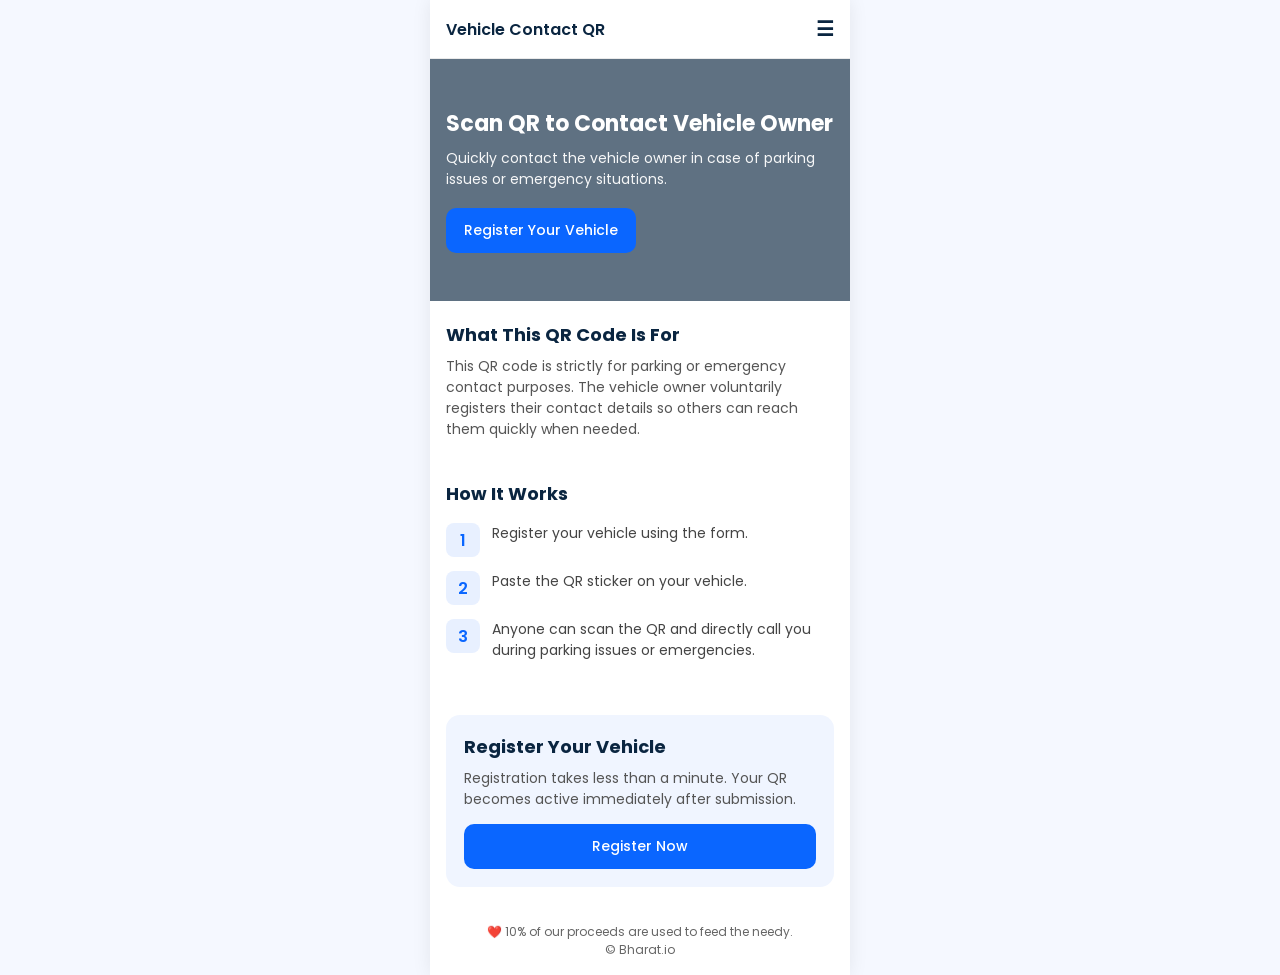
<file: index.html>
<!DOCTYPE html>
<html lang="en">
<head>
  <meta charset="UTF-8" />
  <meta name="viewport" content="width=device-width, initial-scale=1.0"/>

  <title>Bharat.io – Vehicle Contact QR</title>

  <!-- Google Font -->
  <link href="https://fonts.googleapis.com/css2?family=Poppins:wght@400;500;600&display=swap" rel="stylesheet">

  <style>
    /* ======================
       GLOBAL
    ====================== */
    * {
      margin: 0;
      padding: 0;
      box-sizing: border-box;
      font-family: 'Poppins', sans-serif;
    }

    body {
      background: #f5f8ff;
      color: #0a2540;
    }

    .app {
      max-width: 420px;
      margin: auto;
      background: #ffffff;
      min-height: 100vh;
      box-shadow: 0 0 18px rgba(0,0,0,0.08);
      display: flex;
      flex-direction: column;
    }

    /* ======================
       HEADER
    ====================== */
    header {
      padding: 14px 16px;
      border-bottom: 1px solid #eaeaea;
      display: flex;
      justify-content: space-between;
      align-items: center;
      font-weight: 600;
      font-size: 16px;
    }

    .menu {
      font-size: 20px;
      cursor: pointer;
    }

    /* ======================
       HERO
    ====================== */
    .hero {
      position: relative;
      padding: 48px 16px;
      color: #ffffff;
      background: url("https://images.unsplash.com/photo-1493238792000-8113da705763") center/cover no-repeat;
    }

    .hero::after {
      content: "";
      position: absolute;
      inset: 0;
      background: rgba(10,37,64,0.65);
    }

    .hero-content {
      position: relative;
      z-index: 1;
    }

    .hero h1 {
      font-size: 22px;
      margin-bottom: 8px;
    }

    .hero p {
      font-size: 14px;
      opacity: 0.95;
      margin-bottom: 18px;
      line-height: 1.5;
    }

    .btn {
      display: inline-block;
      padding: 12px 18px;
      border-radius: 10px;
      text-decoration: none;
      font-size: 14px;
      font-weight: 500;
    }

    .btn-primary {
      background: #0a66ff;
      color: #ffffff;
    }

    /* ======================
       SECTION
    ====================== */
    section {
      padding: 20px 16px;
    }

    section h2 {
      font-size: 18px;
      margin-bottom: 8px;
    }

    section p {
      font-size: 14px;
      color: #555;
      line-height: 1.5;
    }

    /* ======================
       HOW IT WORKS
    ====================== */
    .steps {
      margin-top: 16px;
    }

    .step {
      display: flex;
      gap: 12px;
      margin-bottom: 14px;
    }

    .step-icon {
      min-width: 34px;
      height: 34px;
      background: #e8f0ff;
      color: #0a66ff;
      border-radius: 8px;
      display: flex;
      align-items: center;
      justify-content: center;
      font-weight: 600;
    }

    .step p {
      font-size: 14px;
      color: #444;
    }

    /* ======================
       REGISTER BOX
    ====================== */
    .register-box {
      background: #f0f5ff;
      padding: 18px;
      border-radius: 14px;
    }

    .register-box p {
      margin-bottom: 14px;
    }

    .register-box .btn {
      width: 100%;
      text-align: center;
    }

    /* ======================
       FOOTER
    ====================== */
    footer {
      margin-top: auto;
      text-align: center;
      padding: 16px;
      font-size: 12px;
      color: #666;
    }

    footer span {
      color: #e63946;
    }
  </style>
</head>

<body>

<div class="app">

  <!-- HEADER -->
  <header>
    <div>Vehicle Contact QR</div>
    <div class="menu">☰</div>
  </header>

  <!-- HERO -->
  <div class="hero">
    <div class="hero-content">
      <h1>Scan QR to Contact Vehicle Owner</h1>
      <p>
        Quickly contact the vehicle owner in case of
        parking issues or emergency situations.
      </p>

      <!-- GOOGLE FORM LINK -->
      <a
        href="https://forms.gle/YOUR_GOOGLE_FORM_LINK"
        target="_blank"
        class="btn btn-primary"
      >
        Register Your Vehicle
      </a>
    </div>
  </div>

  <!-- ABOUT -->
  <section>
    <h2>What This QR Code Is For</h2>
    <p>
      This QR code is strictly for parking or emergency contact purposes.
      The vehicle owner voluntarily registers their contact details
      so others can reach them quickly when needed.
    </p>
  </section>

  <!-- HOW IT WORKS -->
  <section>
    <h2>How It Works</h2>

    <div class="steps">
      <div class="step">
        <div class="step-icon">1</div>
        <p>Register your vehicle using the form.</p>
      </div>

      <div class="step">
        <div class="step-icon">2</div>
        <p>Paste the QR sticker on your vehicle.</p>
      </div>

      <div class="step">
        <div class="step-icon">3</div>
        <p>
          Anyone can scan the QR and directly call you
          during parking issues or emergencies.
        </p>
      </div>
    </div>
  </section>

  <!-- REGISTER CTA -->
  <section>
    <div class="register-box">
      <h2>Register Your Vehicle</h2>
      <p>
        Registration takes less than a minute.
        Your QR becomes active immediately after submission.
      </p>

      <a
        href="https://forms.gle/YOUR_GOOGLE_FORM_LINK"
        target="_blank"
        class="btn btn-primary"
      >
        Register Now
      </a>
    </div>
  </section>

  <!-- FOOTER -->
  <footer>
    <span>❤️</span> 10% of our proceeds are used to feed the needy.
    <br/>
    © Bharat.io
  </footer>

</div>

</body>
</html>
</file>
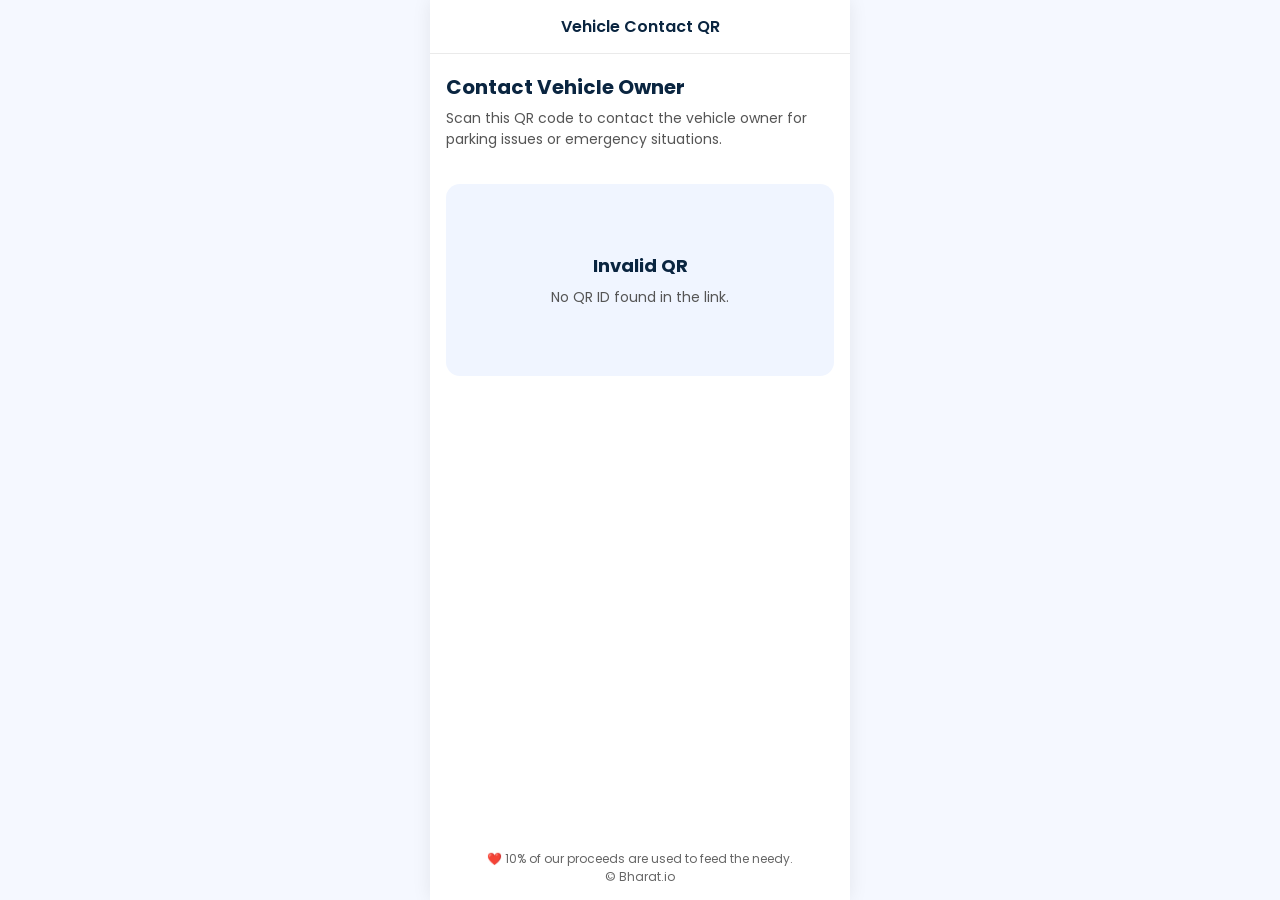
<file: scan.html>
<!DOCTYPE html>
<html lang="en">
<head>
  <meta charset="UTF-8" />
  <meta name="viewport" content="width=device-width, initial-scale=1.0"/>

  <title>Bharat.io – Contact Vehicle Owner</title>

  <!-- Google Font -->
  <link href="https://fonts.googleapis.com/css2?family=Poppins:wght@400;500;600&display=swap" rel="stylesheet">

  <style>
    /* ======================
       GLOBAL STYLES
    ====================== */
    * {
      margin: 0;
      padding: 0;
      box-sizing: border-box;
      font-family: 'Poppins', sans-serif;
    }

    body {
      background: #f5f8ff;
      color: #0a2540;
    }

    .app {
      max-width: 420px;
      margin: auto;
      background: #ffffff;
      min-height: 100vh;
      box-shadow: 0 0 18px rgba(0,0,0,0.08);
      display: flex;
      flex-direction: column;
    }

    /* ======================
       HEADER
    ====================== */
    header {
      padding: 14px 16px;
      border-bottom: 1px solid #eaeaea;
      text-align: center;
      font-weight: 600;
      font-size: 16px;
    }

    /* ======================
       HERO / INFO
    ====================== */
    .intro {
      padding: 18px 16px;
    }

    .intro h1 {
      font-size: 20px;
      margin-bottom: 6px;
    }

    .intro p {
      font-size: 14px;
      color: #555;
      line-height: 1.5;
    }

    /* ======================
       CARD
    ====================== */
    .card {
      background: #f0f5ff;
      margin: 16px;
      border-radius: 14px;
      padding: 18px;
    }

    .label {
      font-size: 12px;
      color: #777;
      margin-top: 12px;
    }

    .value {
      font-size: 15px;
      font-weight: 500;
      margin-top: 2px;
      color: #0a2540;
      word-wrap: break-word;
    }

    /* ======================
       BUTTONS
    ====================== */
    .btn {
      display: block;
      width: 100%;
      margin-top: 16px;
      padding: 14px;
      border-radius: 10px;
      text-align: center;
      text-decoration: none;
      font-size: 16px;
      font-weight: 500;
    }

    .btn-primary {
      background: #0a66ff;
      color: #ffffff;
    }

    .btn-secondary {
      background: #e8f0ff;
      color: #0a66ff;
    }

    /* ======================
       STATES
    ====================== */
    .center {
      text-align: center;
      padding: 50px 16px;
    }

    .center h2 {
      font-size: 18px;
      margin-bottom: 8px;
    }

    .center p {
      font-size: 14px;
      color: #555;
    }

    /* ======================
       FOOTER
    ====================== */
    footer {
      margin-top: auto;
      text-align: center;
      padding: 14px;
      font-size: 12px;
      color: #666;
    }

    footer span {
      color: #e63946;
    }
  </style>
</head>

<body>

<div class="app">

  <!-- HEADER -->
  <header>
    Vehicle Contact QR
  </header>

  <!-- INTRO -->
  <div class="intro">
    <h1>Contact Vehicle Owner</h1>
    <p>
      Scan this QR code to contact the vehicle owner
      for parking issues or emergency situations.
    </p>
  </div>

  <!-- RESULT CARD -->
  <div class="card" id="result">
    <p>Loading vehicle details…</p>
  </div>

  <!-- FOOTER -->
  <footer>
    <span>❤️</span> 10% of our proceeds are used to feed the needy.
    <br/>
    © Bharat.io
  </footer>

</div>

<script>
/* =====================================================
   CONFIGURATION
===================================================== */

/*
  STEP 1:
  Google Sheet ko "Publish to web" karo (CSV)
  STEP 2:
  Neeche apna CSV link paste karo
*/
const SHEET_CSV_URL =
  "https://docs.google.com/spreadsheets/d/e/YOUR_SHEET_ID/pub?output=csv";

/*
  Sheet column order (example):
  0 = QR_ID
  1 = Vehicle Number
  2 = Mobile Number
  3 = Email
  4 = Profession
  5 = Work Description
*/


/* =====================================================
   HELPER FUNCTIONS
===================================================== */
function getQueryParam(name) {
  const urlParams = new URLSearchParams(window.location.search);
  return urlParams.get(name);
}


/* =====================================================
   MAIN LOGIC
===================================================== */

const qrId = getQueryParam("id");
const resultBox = document.getElementById("result");

/* 1️⃣ QR ID missing */
if (!qrId) {
  resultBox.innerHTML = `
    <div class="center">
      <h2>Invalid QR</h2>
      <p>No QR ID found in the link.</p>
    </div>
  `;
} else {

  fetch(SHEET_CSV_URL)
    .then(response => response.text())
    .then(csv => {

      const rows = csv.split("\n").map(r => r.split(","));
      const dataRows = rows.slice(1);

      const matchedRow = dataRows.find(r => r[0] === qrId);

      /* 2️⃣ QR not registered */
      if (!matchedRow) {
        resultBox.innerHTML = `
          <div class="center">
            <h2>QR Not Registered</h2>
            <p>
              This vehicle has not been registered yet.
              Please ask the owner to complete registration.
            </p>

            <a href="index.html" class="btn btn-secondary">
              Register Vehicle
            </a>
          </div>
        `;
        return;
      }

      /* 3️⃣ Registered – show data */
      const phone = matchedRow[2];
      const email = matchedRow[3];
      const profession = matchedRow[4];
      const work = matchedRow[5];

      resultBox.innerHTML = `
        <div class="label">Profession</div>
        <div class="value">${profession || "Not provided"}</div>

        <div class="label">Work Description</div>
        <div class="value">${work || "Not provided"}</div>

        <a href="tel:${phone}" class="btn btn-primary">
          📞 Call Vehicle Owner
        </a>

        ${
          email
            ? `<a href="mailto:${email}" class="btn btn-secondary">
                 ✉️ Email Owner
               </a>`
            : ""
        }
      `;
    })
    .catch(() => {
      resultBox.innerHTML = `
        <div class="center">
          <h2>Error</h2>
          <p>Unable to load data. Please try again later.</p>
        </div>
      `;
    });
}
</script>

</body>
</html>
</file>
